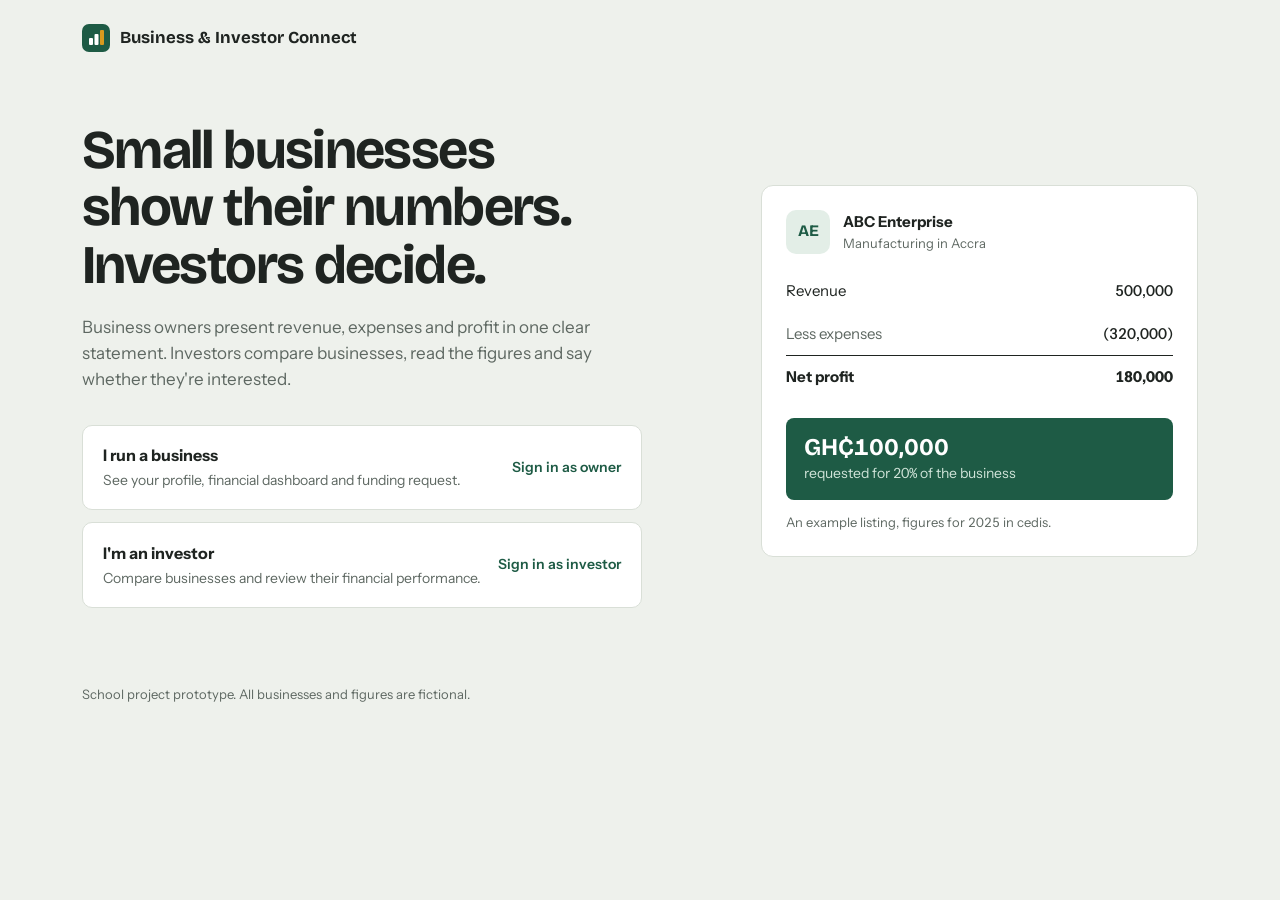
<file: index.html>
<!doctype html>
<html lang="en">
<head>
  <meta charset="utf-8">
  <meta name="viewport" content="width=device-width, initial-scale=1">
  <title>Business & Investor Connect</title>
  <link rel="preconnect" href="https://fonts.googleapis.com">
  <link rel="preconnect" href="https://fonts.gstatic.com" crossorigin>
  <link href="https://fonts.googleapis.com/css2?family=Bricolage+Grotesque:opsz,wght@12..96,500;12..96,600;12..96,700&family=Instrument+Sans:wght@400;500;600&display=swap" rel="stylesheet">
  <link href="https://cdn.jsdelivr.net/npm/bootstrap@5.3.3/dist/css/bootstrap.min.css" rel="stylesheet">
  <link href="assets/css/style.css" rel="stylesheet">
</head>
<body>
  <div class="container-xl">
    <header class="landing-bar">
      <a href="index.html" class="wordmark">
        <svg width="28" height="28" viewBox="0 0 28 28" aria-hidden="true"><rect width="28" height="28" rx="7" fill="#1E5B45"/><rect x="7" y="14" width="4" height="7" rx="1" fill="#fff"/><rect x="12.5" y="10" width="4" height="11" rx="1" fill="#fff"/><rect x="18" y="6" width="4" height="15" rx="1" fill="#D99A1E"/></svg>
        Business &amp; Investor Connect
      </a>
    </header>

    <main class="hero">
      <div class="row g-5 align-items-center">
        <div class="col-lg-7">
          <h1>Small businesses show their numbers. Investors decide.</h1>
          <p class="hero-lead">Business owners present revenue, expenses and profit in one clear statement. Investors compare businesses, read the figures and say whether they're interested.</p>

          <a href="owner-login.html" class="role-link">
            <span><strong>I run a business</strong><small>See your profile, financial dashboard and funding request.</small></span>
            <span class="role-go">Sign in as owner</span>
          </a>
          <a href="investor-login.html" class="role-link">
            <span><strong>I'm an investor</strong><small>Compare businesses and review their financial performance.</small></span>
            <span class="role-go">Sign in as investor</span>
          </a>
        </div>

        <div class="col-lg-5">
          <div class="panel preview">
            <div class="preview-head">
              <div class="monogram sm" aria-hidden="true">AE</div>
              <div><strong>ABC Enterprise</strong><span>Manufacturing in Accra</span></div>
            </div>
            <table class="ledger">
              <tbody>
                <tr><td>Revenue</td><td>500,000</td></tr>
                <tr class="less"><td>Less expenses</td><td>(320,000)</td></tr>
                <tr class="total"><td>Net profit</td><td>180,000</td></tr>
              </tbody>
            </table>
            <div class="preview-ask">
              <strong>GH₵100,000</strong>
              <span>requested for 20% of the business</span>
            </div>
            <p class="preview-caption">An example listing, figures for 2025 in cedis.</p>
          </div>
        </div>
      </div>
    </main>

    <footer class="site-foot">School project prototype. All businesses and figures are fictional.</footer>
  </div>
</body>
</html>
</file>
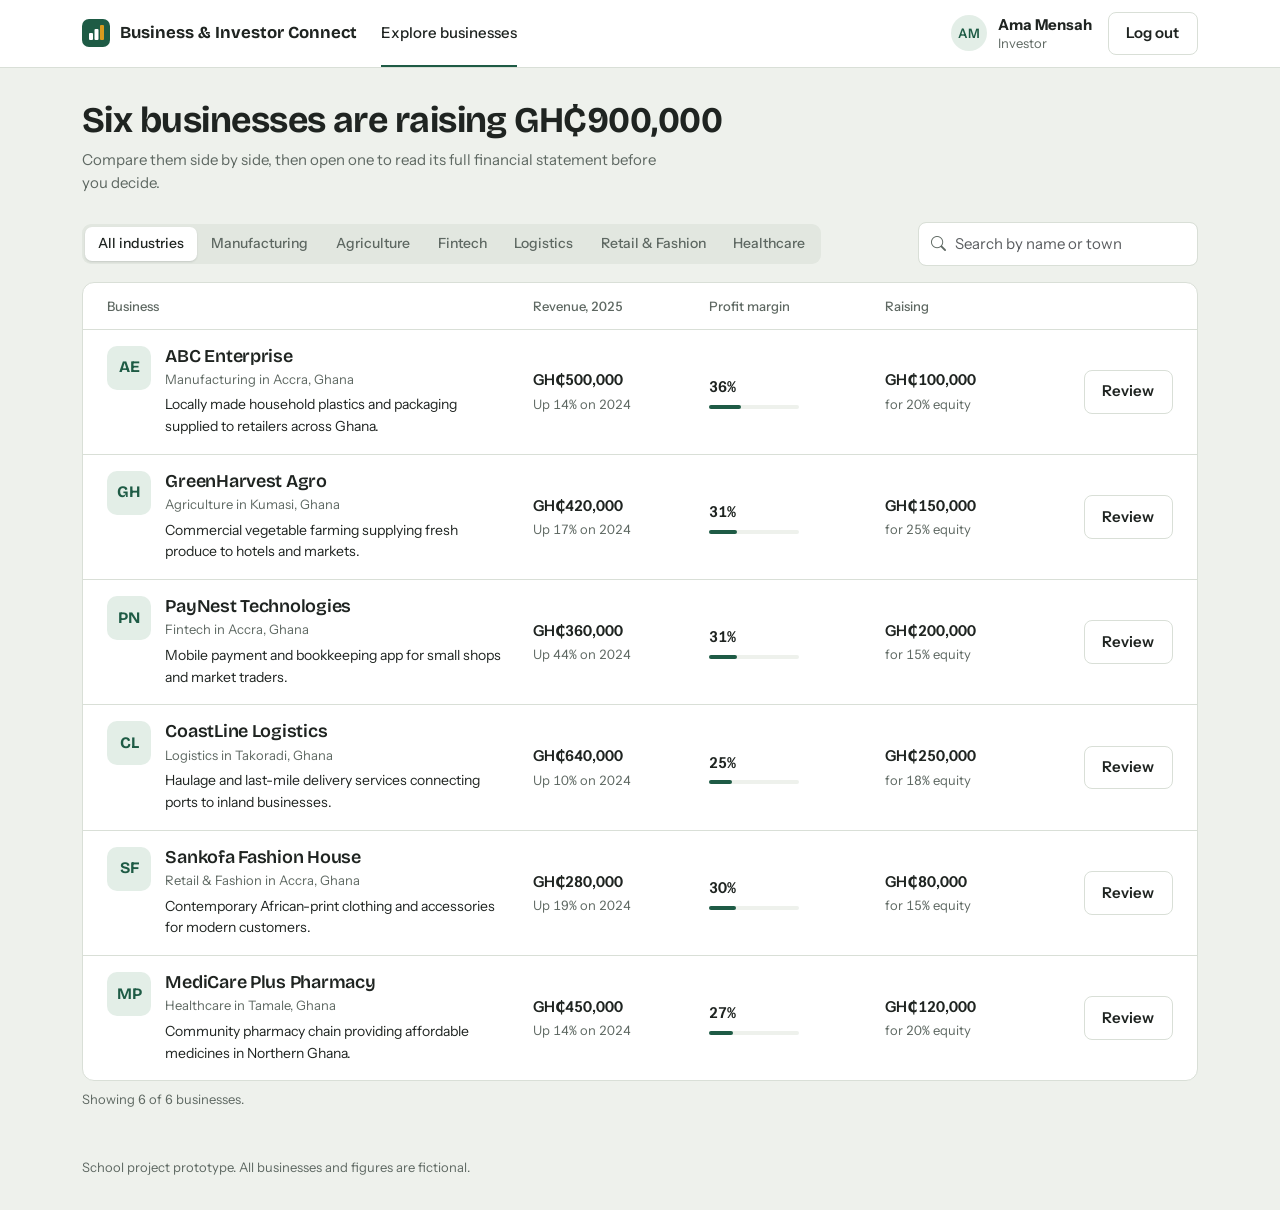
<file: investor-dashboard.html>
<!doctype html>
<html lang="en">
<head>
  <meta charset="utf-8">
  <meta name="viewport" content="width=device-width, initial-scale=1">
  <title>Explore businesses | Business & Investor Connect</title>
  <link rel="preconnect" href="https://fonts.googleapis.com">
  <link rel="preconnect" href="https://fonts.gstatic.com" crossorigin>
  <link href="https://fonts.googleapis.com/css2?family=Bricolage+Grotesque:opsz,wght@12..96,500;12..96,600;12..96,700&family=Instrument+Sans:wght@400;500;600&display=swap" rel="stylesheet">
  <link href="https://cdn.jsdelivr.net/npm/bootstrap@5.3.3/dist/css/bootstrap.min.css" rel="stylesheet">
  <link href="https://cdn.jsdelivr.net/npm/bootstrap-icons@1.11.3/font/bootstrap-icons.min.css" rel="stylesheet">
  <link href="assets/css/style.css" rel="stylesheet">
</head>
<body data-page="investor-dashboard">
  <nav class="navbar navbar-expand-md appbar">
    <div class="container-xl">
      <a href="index.html" class="wordmark me-4">
        <svg width="28" height="28" viewBox="0 0 28 28" aria-hidden="true"><rect width="28" height="28" rx="7" fill="#1E5B45"/><rect x="7" y="14" width="4" height="7" rx="1" fill="#fff"/><rect x="12.5" y="10" width="4" height="11" rx="1" fill="#fff"/><rect x="18" y="6" width="4" height="15" rx="1" fill="#D99A1E"/></svg>
        Business &amp; Investor Connect
      </a>
      <button class="navbar-toggler" type="button" data-bs-toggle="collapse" data-bs-target="#appNav" aria-controls="appNav" aria-expanded="false" aria-label="Open menu">
        <span class="navbar-toggler-icon"></span>
      </button>
      <div class="collapse navbar-collapse" id="appNav">
        <ul class="navbar-nav me-auto">
          <li class="nav-item"><a class="nav-link active" aria-current="page" href="investor-dashboard.html">Explore businesses</a></li>
        </ul>
        <div class="user">
          <span class="initials" aria-hidden="true">AM</span>
          <span><strong>Ama Mensah</strong><small>Investor</small></span>
        </div>
        <a href="index.html" class="btn btn-quiet btn-sm ms-md-3 mt-3 mt-md-0">Log out</a>
      </div>
    </div>
  </nav>

  <main class="container-xl page">
    <h1 class="explore-title" id="exploreTitle">Businesses raising investment</h1>
    <p class="explore-lead">Compare them side by side, then open one to read its full financial statement before you decide.</p>

    <div class="toolbar">
      <div class="segmented" id="industryFilter" role="group" aria-label="Filter by industry"></div>
      <label class="search">
        <span class="visually-hidden">Search businesses</span>
        <i class="bi bi-search" aria-hidden="true"></i>
        <input id="searchInput" type="search" class="form-control" placeholder="Search by name or town">
      </label>
    </div>

    <div class="panel">
      <div class="listing-head" aria-hidden="true">
        <span>Business</span><span>Revenue, 2025</span><span>Profit margin</span><span>Raising</span><span></span>
      </div>
      <div id="listingBody"></div>
    </div>
    <p class="note mt-2" id="resultCount" aria-live="polite"></p>
  </main>

  <footer class="container-xl site-foot">School project prototype. All businesses and figures are fictional.</footer>

  <script src="https://cdn.jsdelivr.net/npm/bootstrap@5.3.3/dist/js/bootstrap.bundle.min.js"></script>
  <script src="assets/js/data.js"></script>
  <script src="assets/js/app.js"></script>
</body>
</html>
</file>
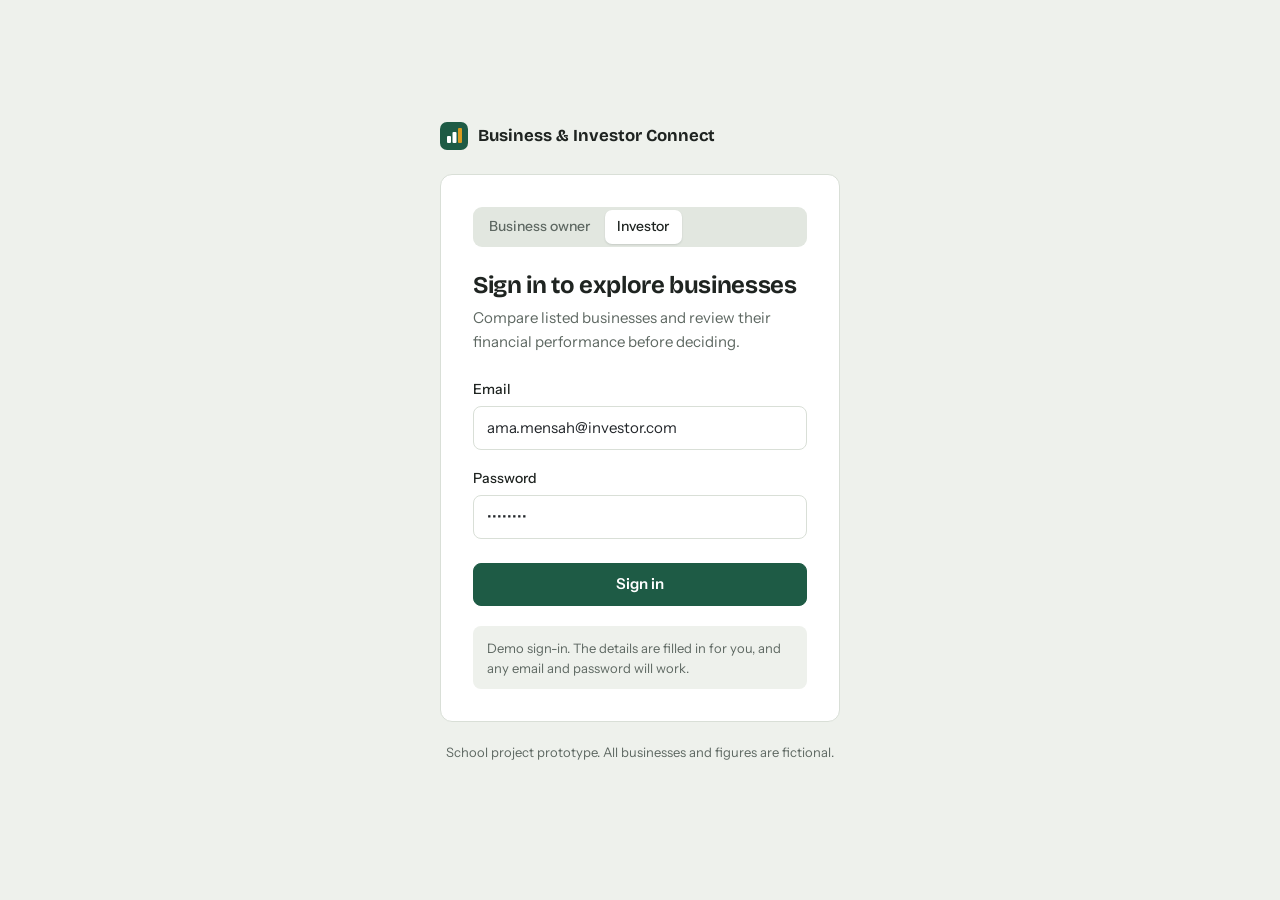
<file: investor-login.html>
<!doctype html>
<html lang="en">
<head>
  <meta charset="utf-8">
  <meta name="viewport" content="width=device-width, initial-scale=1">
  <title>Sign in as an investor | Business & Investor Connect</title>
  <link rel="preconnect" href="https://fonts.googleapis.com">
  <link rel="preconnect" href="https://fonts.gstatic.com" crossorigin>
  <link href="https://fonts.googleapis.com/css2?family=Bricolage+Grotesque:opsz,wght@12..96,500;12..96,600;12..96,700&family=Instrument+Sans:wght@400;500;600&display=swap" rel="stylesheet">
  <link href="https://cdn.jsdelivr.net/npm/bootstrap@5.3.3/dist/css/bootstrap.min.css" rel="stylesheet">
  <link href="assets/css/style.css" rel="stylesheet">
</head>
<body class="auth" data-page="login">
  <main class="auth-main">
    <a href="index.html" class="wordmark mb-4">
      <svg width="28" height="28" viewBox="0 0 28 28" aria-hidden="true"><rect width="28" height="28" rx="7" fill="#1E5B45"/><rect x="7" y="14" width="4" height="7" rx="1" fill="#fff"/><rect x="12.5" y="10" width="4" height="11" rx="1" fill="#fff"/><rect x="18" y="6" width="4" height="15" rx="1" fill="#D99A1E"/></svg>
      Business &amp; Investor Connect
    </a>

    <div class="panel auth-panel">
      <nav class="segmented" aria-label="Choose account type">
        <a href="owner-login.html">Business owner</a>
        <a href="investor-login.html" aria-current="page">Investor</a>
      </nav>

      <h1 class="auth-title">Sign in to explore businesses</h1>
      <p class="auth-lead">Compare listed businesses and review their financial performance before deciding.</p>

      <form id="loginForm" data-redirect="investor-dashboard.html" novalidate>
        <div class="mb-3">
          <label class="form-label" for="email">Email</label>
          <input type="email" class="form-control" id="email" value="ama.mensah@investor.com" autocomplete="email" required>
          <div class="invalid-feedback">Enter an email address.</div>
        </div>
        <div class="mb-4">
          <label class="form-label" for="password">Password</label>
          <input type="password" class="form-control" id="password" value="demo1234" autocomplete="current-password" required>
          <div class="invalid-feedback">Enter a password.</div>
        </div>
        <button type="submit" class="btn btn-main w-100">Sign in</button>
      </form>

      <p class="demo-note">Demo sign-in. The details are filled in for you, and any email and password will work.</p>
    </div>

    <p class="auth-foot">School project prototype. All businesses and figures are fictional.</p>
  </main>
  <script src="assets/js/data.js"></script>
  <script src="assets/js/app.js"></script>
</body>
</html>
</file>
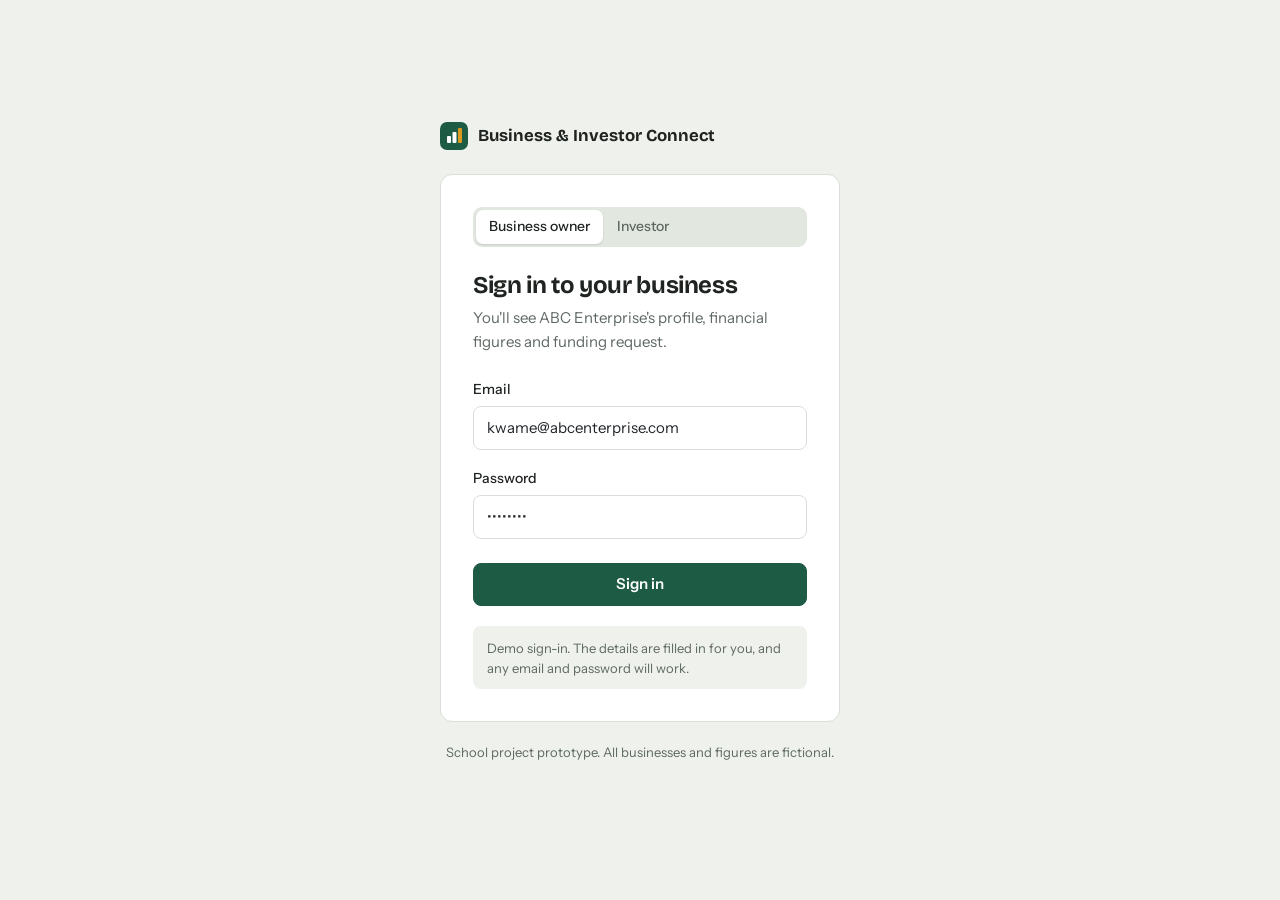
<file: owner-login.html>
<!doctype html>
<html lang="en">
<head>
  <meta charset="utf-8">
  <meta name="viewport" content="width=device-width, initial-scale=1">
  <title>Sign in as a business owner | Business & Investor Connect</title>
  <link rel="preconnect" href="https://fonts.googleapis.com">
  <link rel="preconnect" href="https://fonts.gstatic.com" crossorigin>
  <link href="https://fonts.googleapis.com/css2?family=Bricolage+Grotesque:opsz,wght@12..96,500;12..96,600;12..96,700&family=Instrument+Sans:wght@400;500;600&display=swap" rel="stylesheet">
  <link href="https://cdn.jsdelivr.net/npm/bootstrap@5.3.3/dist/css/bootstrap.min.css" rel="stylesheet">
  <link href="assets/css/style.css" rel="stylesheet">
</head>
<body class="auth" data-page="login">
  <main class="auth-main">
    <a href="index.html" class="wordmark mb-4">
      <svg width="28" height="28" viewBox="0 0 28 28" aria-hidden="true"><rect width="28" height="28" rx="7" fill="#1E5B45"/><rect x="7" y="14" width="4" height="7" rx="1" fill="#fff"/><rect x="12.5" y="10" width="4" height="11" rx="1" fill="#fff"/><rect x="18" y="6" width="4" height="15" rx="1" fill="#D99A1E"/></svg>
      Business &amp; Investor Connect
    </a>

    <div class="panel auth-panel">
      <nav class="segmented" aria-label="Choose account type">
        <a href="owner-login.html" aria-current="page">Business owner</a>
        <a href="investor-login.html">Investor</a>
      </nav>

      <h1 class="auth-title">Sign in to your business</h1>
      <p class="auth-lead">You'll see ABC Enterprise's profile, financial figures and funding request.</p>

      <form id="loginForm" data-redirect="owner-dashboard.html" novalidate>
        <div class="mb-3">
          <label class="form-label" for="email">Email</label>
          <input type="email" class="form-control" id="email" value="kwame@abcenterprise.com" autocomplete="email" required>
          <div class="invalid-feedback">Enter an email address.</div>
        </div>
        <div class="mb-4">
          <label class="form-label" for="password">Password</label>
          <input type="password" class="form-control" id="password" value="demo1234" autocomplete="current-password" required>
          <div class="invalid-feedback">Enter a password.</div>
        </div>
        <button type="submit" class="btn btn-main w-100">Sign in</button>
      </form>

      <p class="demo-note">Demo sign-in. The details are filled in for you, and any email and password will work.</p>
    </div>

    <p class="auth-foot">School project prototype. All businesses and figures are fictional.</p>
  </main>
  <script src="assets/js/data.js"></script>
  <script src="assets/js/app.js"></script>
</body>
</html>
</file>
<file: assets/css/style.css>
/* =========================================================
   Business & Investor Connect: light theme
   ========================================================= */
:root {
  --canvas: #EEF1EC;
  --surface: #FFFFFF;
  --ink: #1F2421;
  --muted: #5E6862;
  --line: #D9DFD7;
  --green: #1E5B45;
  --green-dark: #164535;
  --green-tint: #E3EEE7;
  --on-green: #CFE3D8;
  --grey-bar: #AEB8B1;
  --gold: #D99A1E;
  --gold-light: #F5D38A;
  --red: #A33A2B;
  --red-tint: #F8E7E4;
  --font-display: 'Bricolage Grotesque', 'Instrument Sans', sans-serif;
  --font-body: 'Instrument Sans', system-ui, sans-serif;
}

body {
  font-family: var(--font-body);
  font-size: .9375rem;
  line-height: 1.55;
  color: var(--ink);
  background: var(--canvas);
  font-variant-numeric: tabular-nums;
  -webkit-font-smoothing: antialiased;
}
h1, h2, h3 { font-family: var(--font-display); color: var(--ink); letter-spacing: -.015em; }
a { color: var(--green); text-underline-offset: 3px; }
a:hover { color: var(--green-dark); }
:focus-visible { outline: 2px solid var(--green); outline-offset: 2px; }

/* ---------- Buttons ---------- */
.btn {
  --bs-btn-font-weight: 600; --bs-btn-border-radius: 8px;
  --bs-btn-padding-y: .6rem; --bs-btn-padding-x: 1.1rem; --bs-btn-font-size: .9375rem;
  --bs-btn-focus-box-shadow: 0 0 0 3px rgba(30, 91, 69, .25);
}
.btn-main {
  --bs-btn-color: #fff; --bs-btn-bg: var(--green); --bs-btn-border-color: var(--green);
  --bs-btn-hover-color: #fff; --bs-btn-hover-bg: var(--green-dark); --bs-btn-hover-border-color: var(--green-dark);
  --bs-btn-active-color: #fff; --bs-btn-active-bg: var(--green-dark); --bs-btn-active-border-color: var(--green-dark);
  --bs-btn-disabled-color: #fff; --bs-btn-disabled-bg: var(--green); --bs-btn-disabled-border-color: var(--green);
}
.btn-quiet {
  --bs-btn-color: var(--ink); --bs-btn-bg: var(--surface); --bs-btn-border-color: var(--line);
  --bs-btn-hover-color: var(--ink); --bs-btn-hover-bg: var(--canvas); --bs-btn-hover-border-color: #C5CDC3;
  --bs-btn-active-color: var(--ink); --bs-btn-active-bg: var(--canvas); --bs-btn-active-border-color: #C5CDC3;
}
.btn-gold {
  --bs-btn-color: var(--ink); --bs-btn-bg: var(--gold); --bs-btn-border-color: var(--gold);
  --bs-btn-hover-color: var(--ink); --bs-btn-hover-bg: #E8AC34; --bs-btn-hover-border-color: #E8AC34;
  --bs-btn-active-color: var(--ink); --bs-btn-active-bg: #C98C14; --bs-btn-active-border-color: #C98C14;
}
.btn-on-green {
  --bs-btn-color: #fff; --bs-btn-bg: transparent; --bs-btn-border-color: rgba(255, 255, 255, .45);
  --bs-btn-hover-color: #fff; --bs-btn-hover-bg: rgba(255, 255, 255, .1); --bs-btn-hover-border-color: #fff;
  --bs-btn-active-color: #fff; --bs-btn-active-bg: rgba(255, 255, 255, .15); --bs-btn-active-border-color: #fff;
}

/* ---------- Wordmark ---------- */
.wordmark {
  display: inline-flex; align-items: center; gap: .6rem;
  font-family: var(--font-display); font-weight: 700; font-size: 1.05rem;
  color: var(--ink); text-decoration: none;
}
.wordmark:hover { color: var(--ink); }

/* ---------- App bar ---------- */
.appbar { background: var(--surface); border-bottom: 1px solid var(--line); padding: 0; }
.appbar .container-xl { min-height: 64px; }
.appbar .nav-link {
  color: var(--muted); font-weight: 500; padding: 1.3rem 0 !important;
  margin-right: 1.75rem; border-bottom: 2px solid transparent;
}
.appbar .nav-link:hover { color: var(--ink); }
.appbar .nav-link.active { color: var(--ink); border-bottom-color: var(--green); }
.navbar-toggler { border-color: var(--line); }
.navbar-toggler:focus { box-shadow: 0 0 0 3px rgba(30, 91, 69, .25); }
.user { display: flex; align-items: center; gap: .65rem; line-height: 1.25; }
.user small { display: block; color: var(--muted); font-size: .8125rem; }
.initials {
  width: 36px; height: 36px; border-radius: 50%; flex-shrink: 0;
  background: var(--green-tint); color: var(--green);
  display: grid; place-items: center; font-weight: 600; font-size: .8125rem;
}
@media (max-width: 767.98px) {
  .appbar .navbar-collapse { padding: .25rem 0 1rem; }
  .appbar .nav-link { padding: .6rem 0 !important; border-bottom: 0; }
  .appbar .nav-link.active { color: var(--green); }
}

/* ---------- Page ---------- */
.page { padding-top: 2rem; padding-bottom: 3rem; }
.site-foot { color: var(--muted); font-size: .8125rem; padding-bottom: 2rem; }

/* ---------- Panels ---------- */
.panel { background: var(--surface); border: 1px solid var(--line); border-radius: 12px; }
.panel-pad { padding: 1.5rem; }
.panel h2 { font-size: 1.125rem; font-weight: 600; margin: 0; }
.note { color: var(--muted); font-size: .8125rem; margin: .2rem 0 0; }
.panel-head { display: flex; flex-wrap: wrap; justify-content: space-between; align-items: flex-start; gap: .75rem; margin-bottom: 1rem; }

/* ---------- Business header ---------- */
.back-link { display: inline-flex; align-items: center; gap: .35rem; font-weight: 500; margin-bottom: 1.25rem; text-decoration: none; }
.biz-head { display: flex; gap: 1.25rem; align-items: flex-start; margin-bottom: 2rem; }
.monogram {
  width: 64px; height: 64px; border-radius: 12px; flex-shrink: 0;
  background: var(--green-tint); color: var(--green);
  font-family: var(--font-display); font-weight: 700; font-size: 1.4rem;
  display: grid; place-items: center;
}
.monogram.sm { width: 44px; height: 44px; border-radius: 10px; font-size: 1rem; }
.biz-title { font-size: clamp(1.75rem, 1.2rem + 2vw, 2.5rem); font-weight: 700; line-height: 1.1; margin: 0 0 .4rem; }
.biz-meta { color: var(--muted); margin: 0; }
.biz-desc { max-width: 70ch; margin: .75rem 0 0; }
@media (max-width: 575.98px) { .biz-head { flex-direction: column; } }

/* ---------- Headline figures ---------- */
.figures { display: grid; grid-template-columns: repeat(4, minmax(0, 1fr)); margin: 0 0 1.5rem; }
.figure { padding: 1.25rem 1.4rem; border-left: 1px solid var(--line); }
.figure:first-child { border-left: 0; }
.figure dt { font-weight: 500; color: var(--muted); font-size: .8125rem; }
.figure dd { margin: 0; }
.figure .value { display: block; font-family: var(--font-display); font-size: 1.6rem; font-weight: 600; line-height: 1.2; margin: .3rem 0 .2rem; }
.figure .change { font-size: .8125rem; color: var(--muted); }
.figure .change.up { color: var(--green); font-weight: 500; }
@media (max-width: 991.98px) {
  .figures { grid-template-columns: repeat(2, minmax(0, 1fr)); }
  .figure:nth-child(3) { border-left: 0; }
  .figure:nth-child(n+3) { border-top: 1px solid var(--line); }
}
@media (max-width: 479.98px) {
  .figures { grid-template-columns: 1fr; }
  .figure { border-left: 0; }
  .figure + .figure { border-top: 1px solid var(--line); }
}

/* ---------- Charts ---------- */
.legend { display: flex; gap: 1rem; font-size: .8125rem; color: var(--muted); }
.legend i { display: inline-block; width: 10px; height: 10px; border-radius: 2px; margin-right: .4rem; vertical-align: -1px; }
.chart-box { position: relative; height: 280px; }
.chart-box.sm { height: 220px; margin-top: 1rem; }

/* ---------- Expense breakdown ---------- */
.breakdown { list-style: none; padding: 0; margin: 1rem 0 0; }
.breakdown li { display: flex; flex-wrap: wrap; justify-content: space-between; gap: .25rem 1rem; padding: .6rem 0; font-size: .875rem; }
.breakdown li + li { border-top: 1px solid var(--line); }
.breakdown .amt { font-weight: 600; }
.breakdown .share { color: var(--muted); font-weight: 400; margin-left: .35rem; }
.breakdown .track { flex-basis: 100%; height: 6px; background: var(--canvas); border-radius: 3px; }
.breakdown .track div { height: 100%; background: var(--grey-bar); border-radius: 3px; }

/* ---------- Ledger table ---------- */
.ledger { width: 100%; border-collapse: collapse; }
.ledger td { padding: .6rem 0; }
.ledger td:last-child { text-align: right; font-weight: 500; }
.ledger .less td:first-child { color: var(--muted); }
.ledger .total td { border-top: 1px solid var(--ink); font-weight: 700; }
.ledger tbody + tbody tr:first-child td { padding-top: 1.4rem; }
.status-live::before {
  content: ""; display: inline-block; width: 8px; height: 8px; border-radius: 50%;
  background: var(--green); margin-right: .45rem; vertical-align: 1px;
}

/* ---------- Investment request (the one bold element) ---------- */
@media (min-width: 992px) { .ask-col { position: sticky; top: 1.5rem; } }
.ask { background: var(--green); color: #fff; border-radius: 12px; padding: 1.6rem; }
.ask-title { font-family: var(--font-body); font-size: .875rem; font-weight: 500; color: var(--on-green); margin: 0 0 .5rem; letter-spacing: 0; }
.ask .amount { font-family: var(--font-display); font-size: 2.4rem; font-weight: 700; line-height: 1; margin: 0; letter-spacing: -.02em; }
.ask .for { color: var(--on-green); margin: .45rem 0 1.25rem; }
.equity-bar { display: flex; height: 10px; border-radius: 5px; overflow: hidden; background: rgba(255, 255, 255, .2); }
.equity-bar span { background: var(--gold); }
.equity-key { display: flex; justify-content: space-between; font-size: .8125rem; margin-top: .45rem; color: var(--on-green); }
.equity-key span:first-child { color: var(--gold-light); }
.ask-facts { margin: 1.4rem 0 0; padding-top: 1.1rem; border-top: 1px solid rgba(255, 255, 255, .18); }
.ask-facts div + div { margin-top: .8rem; }
.ask-facts dt { font-weight: 500; font-size: .8125rem; color: var(--on-green); }
.ask-facts dd { margin: .1rem 0 0; }
.ask-sub {
  font-family: var(--font-body); font-size: .8125rem; font-weight: 500; letter-spacing: 0; color: var(--on-green);
  margin: 1.4rem 0 .7rem; padding-top: 1.1rem; border-top: 1px solid rgba(255, 255, 255, .18);
}
.funds { list-style: none; padding: 0; margin: 0; }
.funds li { display: flex; flex-wrap: wrap; justify-content: space-between; font-size: .875rem; margin-bottom: .7rem; }
.funds-track { flex-basis: 100%; height: 4px; background: rgba(255, 255, 255, .2); border-radius: 2px; margin-top: .3rem; }
.funds-track div { height: 100%; background: #fff; border-radius: 2px; }

/* Decision */
.decision { margin-top: 1.5rem; padding-top: 1.25rem; border-top: 1px solid rgba(255, 255, 255, .18); }
.decision-q { font-weight: 600; margin: 0 0 .8rem; }
.decision-note { font-size: .8125rem; color: var(--on-green); margin: .8rem 0 0; }
.decision-done { display: flex; gap: .75rem; background: rgba(255, 255, 255, .1); border-radius: 8px; padding: .9rem 1rem; animation: settle .3s ease-out; }
.decision-done i { font-size: 1.2rem; color: var(--gold-light); line-height: 1.3; }
.decision-done p { margin: .2rem 0 0; font-size: .875rem; color: var(--on-green); }
.link-on-green { background: none; border: 0; padding: 0; margin-top: .8rem; color: #fff; font-size: .875rem; text-decoration: underline; text-underline-offset: 3px; }
@keyframes settle { from { opacity: 0; transform: translateY(4px); } to { opacity: 1; transform: none; } }

/* ---------- Explore page ---------- */
.explore-title { font-size: clamp(1.6rem, 1.1rem + 2vw, 2.25rem); font-weight: 700; line-height: 1.15; margin: 0 0 .4rem; }
.explore-lead { color: var(--muted); margin: 0 0 1.75rem; max-width: 60ch; }
.toolbar { display: flex; flex-wrap: wrap; gap: .75rem; justify-content: space-between; align-items: center; margin-bottom: 1rem; }

.segmented { display: flex; gap: 2px; background: #E2E7E0; border-radius: 9px; padding: 3px; overflow-x: auto; max-width: 100%; }
.segmented > * {
  border: 0; background: transparent; color: var(--muted); text-decoration: none;
  font-weight: 500; font-size: .875rem; padding: .4rem .8rem; border-radius: 7px; white-space: nowrap;
}
.segmented > *:hover { color: var(--ink); }
.segmented > [aria-pressed="true"], .segmented > [aria-current="page"] {
  background: var(--surface); color: var(--ink); box-shadow: 0 1px 2px rgba(31, 36, 33, .14);
}

.search { position: relative; flex: 0 1 280px; margin: 0; }
.search i { position: absolute; left: .8rem; top: 50%; transform: translateY(-50%); color: var(--muted); }
.search .form-control { padding-left: 2.25rem; }

.listing-head, .listing-row {
  display: grid; align-items: center; gap: 1.25rem; padding: 1rem 1.5rem;
  grid-template-columns: minmax(0, 2.6fr) minmax(0, 1fr) minmax(0, 1fr) minmax(0, 1.1fr) 96px;
}
.listing-head { font-size: .8125rem; color: var(--muted); font-weight: 500; padding-top: .8rem; padding-bottom: .8rem; border-bottom: 1px solid var(--line); }
.listing-row + .listing-row { border-top: 1px solid var(--line); }
.listing-row:hover { background: #F8FAF7; }
.cell-biz { display: flex; gap: .9rem; align-items: flex-start; }
.row-title { font-size: 1rem; font-weight: 600; margin: 0; }
.row-title a { color: var(--ink); text-decoration: none; }
.row-title a:hover { text-decoration: underline; }
.row-meta { color: var(--muted); font-size: .8125rem; margin: .1rem 0 .35rem; }
.row-desc { font-size: .875rem; margin: 0; max-width: 52ch; }
.row-status { display: inline-block; margin-top: .5rem; font-size: .75rem; font-weight: 600; padding: .15rem .5rem; border-radius: 4px; }
.row-status.interested { background: var(--green-tint); color: var(--green); }
.row-status.not { background: var(--red-tint); color: var(--red); }
.cell strong { display: block; font-weight: 600; }
.cell .sub { font-size: .8125rem; color: var(--muted); }
.cell-label { display: none; }
.mini-track { height: 4px; max-width: 90px; background: var(--canvas); border-radius: 2px; margin-top: .4rem; }
.mini-track div { height: 100%; background: var(--green); border-radius: 2px; }
.cell-action { text-align: right; }
.listing-empty { padding: 2.5rem 1.5rem; text-align: center; color: var(--muted); }
@media (max-width: 991.98px) {
  .listing-head { display: none; }
  .listing-row { grid-template-columns: repeat(3, minmax(0, 1fr)); gap: 1rem; padding: 1.25rem; }
  .cell-biz, .cell-action { grid-column: 1 / -1; }
  .cell-action { text-align: left; }
  .cell-action .btn { width: 100%; }
  .cell-label { display: block; font-size: .75rem; color: var(--muted); }
}

/* ---------- Forms ---------- */
.form-label { font-weight: 500; font-size: .875rem; margin-bottom: .35rem; }
.form-control { border-color: var(--line); border-radius: 8px; padding: .6rem .8rem; font-size: .9375rem; }
.form-control:focus { border-color: var(--green); box-shadow: 0 0 0 3px rgba(30, 91, 69, .15); }
.was-validated .form-control:valid { border-color: var(--line); background-image: none; padding-right: .8rem; }

/* ---------- Sign in ---------- */
body.auth { min-height: 100vh; display: flex; align-items: center; justify-content: center; }
.auth-main { width: 100%; max-width: 440px; padding: 2.5rem 1.25rem; }
.auth-panel { padding: 2rem; }
.auth-title { font-size: 1.5rem; font-weight: 700; margin: 1.5rem 0 .4rem; }
.auth-lead { color: var(--muted); margin: 0 0 1.5rem; }
.demo-note { font-size: .8125rem; color: var(--muted); background: var(--canvas); border-radius: 8px; padding: .7rem .85rem; margin: 1.25rem 0 0; }
.auth-foot { text-align: center; color: var(--muted); font-size: .8125rem; margin-top: 1.25rem; }

/* ---------- Landing ---------- */
.landing-bar { padding: 1.5rem 0; }
.hero { padding: 2.5rem 0 4rem; }
.hero h1 { font-size: clamp(2.2rem, 1.4rem + 3vw, 3.4rem); font-weight: 700; line-height: 1.05; letter-spacing: -.03em; max-width: 15ch; margin: 0; }
.hero-lead { font-size: 1.0625rem; color: var(--muted); max-width: 52ch; margin: 1.25rem 0 2rem; }
.role-link {
  display: flex; justify-content: space-between; align-items: center; gap: 1rem;
  padding: 1.1rem 1.25rem; margin-bottom: .75rem; max-width: 560px;
  background: var(--surface); border: 1px solid var(--line); border-radius: 10px;
  color: var(--ink); text-decoration: none; transition: border-color .15s;
}
.role-link:hover { border-color: var(--green); color: var(--ink); }
.role-link strong { display: block; font-size: 1rem; }
.role-link small { color: var(--muted); font-size: .875rem; }
.role-go { flex-shrink: 0; font-weight: 600; color: var(--green); font-size: .875rem; }
.preview { padding: 1.5rem; }
.preview-head { display: flex; gap: .8rem; align-items: center; margin-bottom: 1rem; }
.preview-head span { display: block; color: var(--muted); font-size: .8125rem; }
.preview-ask { margin-top: 1.25rem; background: var(--green); color: #fff; border-radius: 8px; padding: 1rem 1.1rem; }
.preview-ask strong { font-family: var(--font-display); font-size: 1.5rem; display: block; line-height: 1.1; }
.preview-ask span { color: var(--on-green); font-size: .875rem; }
.preview-caption { font-size: .8125rem; color: var(--muted); margin: .75rem 0 0; }

@media (prefers-reduced-motion: reduce) {
  *, *::before, *::after { animation: none !important; transition: none !important; }
}
</file>
